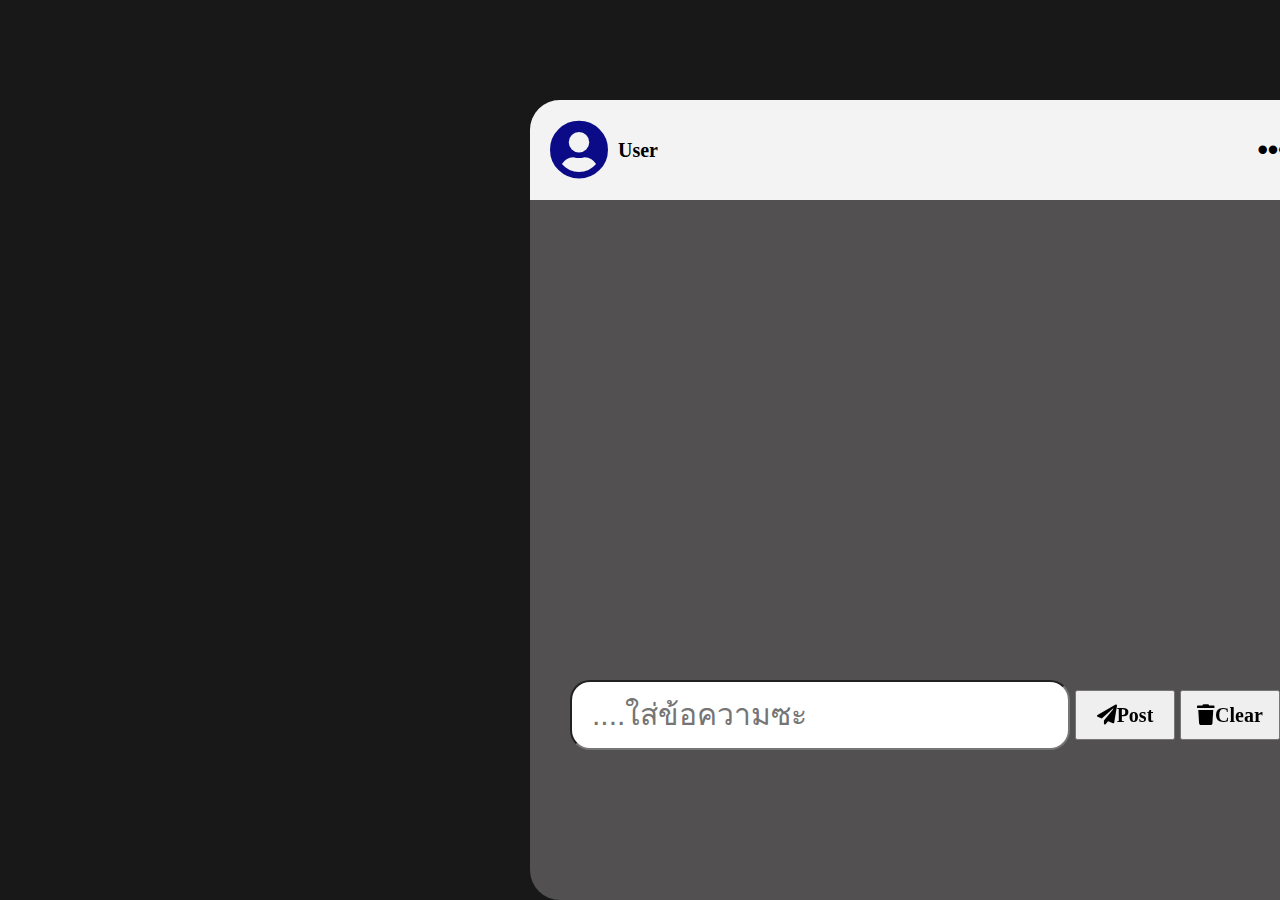
<file: assignment5/Assi5.html>
<!DOCTYPE html>
<html lang="en">
<head>
    <meta charset="UTF-8">
    <meta http-equiv="X-UA-Compatible" content="IE=edge">
    <meta name="viewport" content="width=device-width, initial-scale=1.0">
    <title>Post and Comment</title>
    <link rel="stylesheet" href="index.css">
    <link rel="stylesheet" href="https://cdnjs.cloudflare.com/ajax/libs/font-awesome/5.15.2/css/all.min.css">
</head>
<body>
    <div class="box-ass5">
        <div class="profile">
            <i class="fas fa-user-circle"></i>
            <h1>User</h1>
            <i class="fas fa-ellipsis-h"></i>
        </div>
        <div id="topic1"></div>
        <div id="comment1"></div>
        <div id="comment2"></div>
        <div class="footer">
            <input name="text1" id="text1" placeholder="....ใส่ข้อความซะ"></input> 
            <button type="button" id="post" onclick=""><i class="fas fa-paper-plane">Post</i></button>
            <button type="button" id="clear" onclick=""><i class="fas fa-trash">Clear</i></button>
        </div>
    </div>
    

    <script src="index.js"></script>


</body>
</html>
</file>
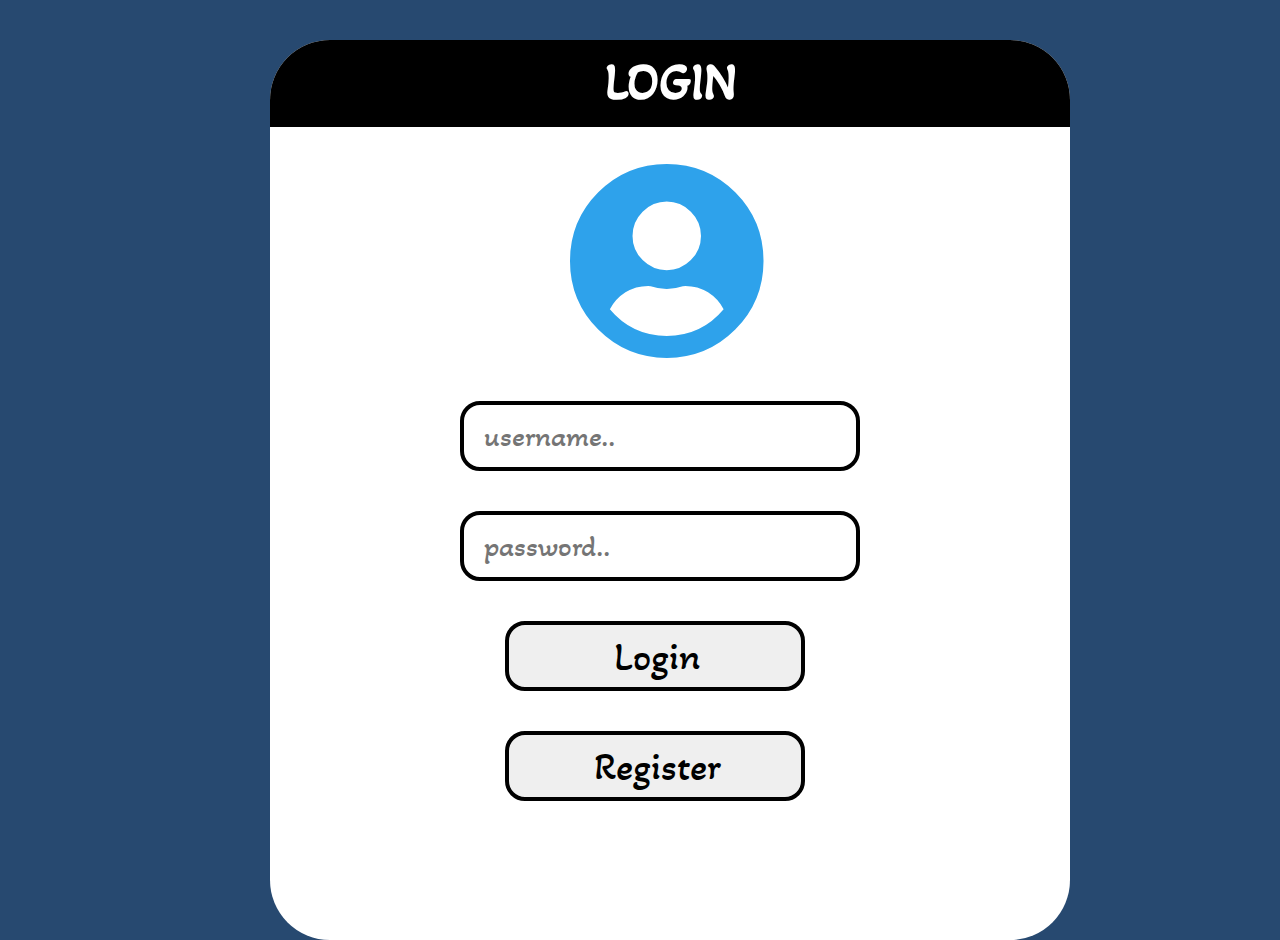
<file: assignment6/login.html>
<!DOCTYPE html>
<html lang="en">
<head>
    <meta charset="UTF-8">
    <meta http-equiv="X-UA-Compatible" content="IE=edge">
    <meta name="viewport" content="width=device-width, initial-scale=1.0">
    <title>Login page</title>
	<link rel="stylesheet" href="login.css">
	<link rel="stylesheet" href="https://cdnjs.cloudflare.com/ajax/libs/font-awesome/5.15.2/css/all.min.css">
</head>
<body>

	<div class="login-form">
		<h1>LOGIN</h1>
		<i class="fas fa-user-circle"></i>
		<div class="username">
			<input id="username" type="text" name="username" placeholder="username..">
		</div>
		<div class="password">
			<input id="password" type="password" name="password" required placeholder="password..">
		</div>

		<button id="Login" value="Login" ">Login</button>
		<br>
		<button id="Register" >Register</button>
	</div>
	

	<script src="login.js"></script>
    
</body>
</html>
</file>
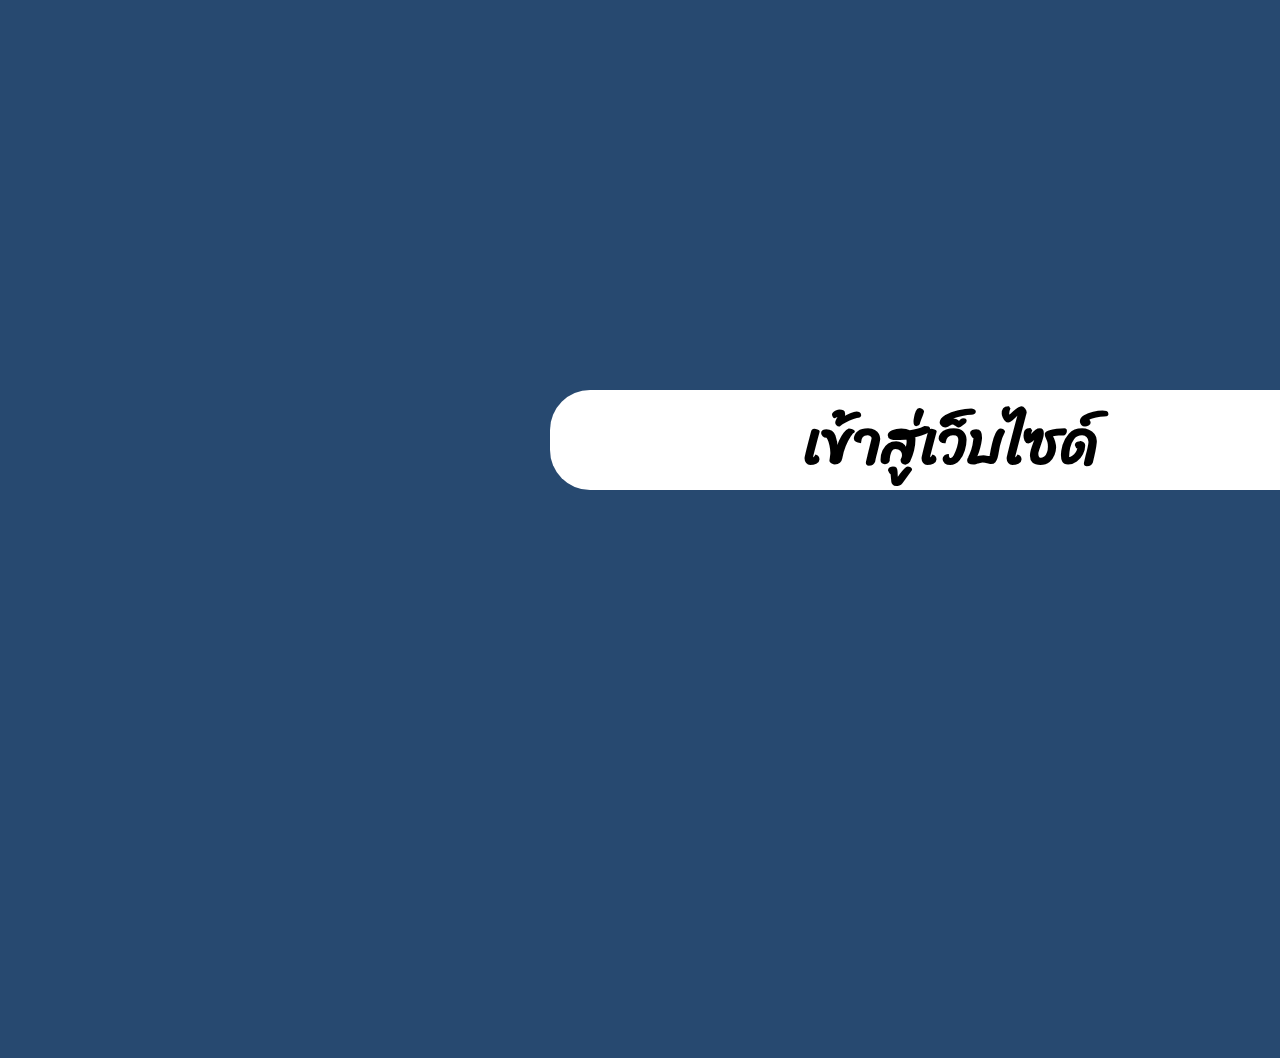
<file: assignment6/website.html>
<!DOCTYPE html>
<html lang="en">
<head>
    <meta charset="UTF-8">
    <meta http-equiv="X-UA-Compatible" content="IE=edge">
    <meta name="viewport" content="width=device-width, initial-scale=1.0">
    <title>Website</title>
    <link rel="stylesheet" href="website.css">
</head>
<body>

    <a href="login.html"><h1>เข้าสู่เว็บไซด์</h1></a>
    
</body>
</html>
</file>
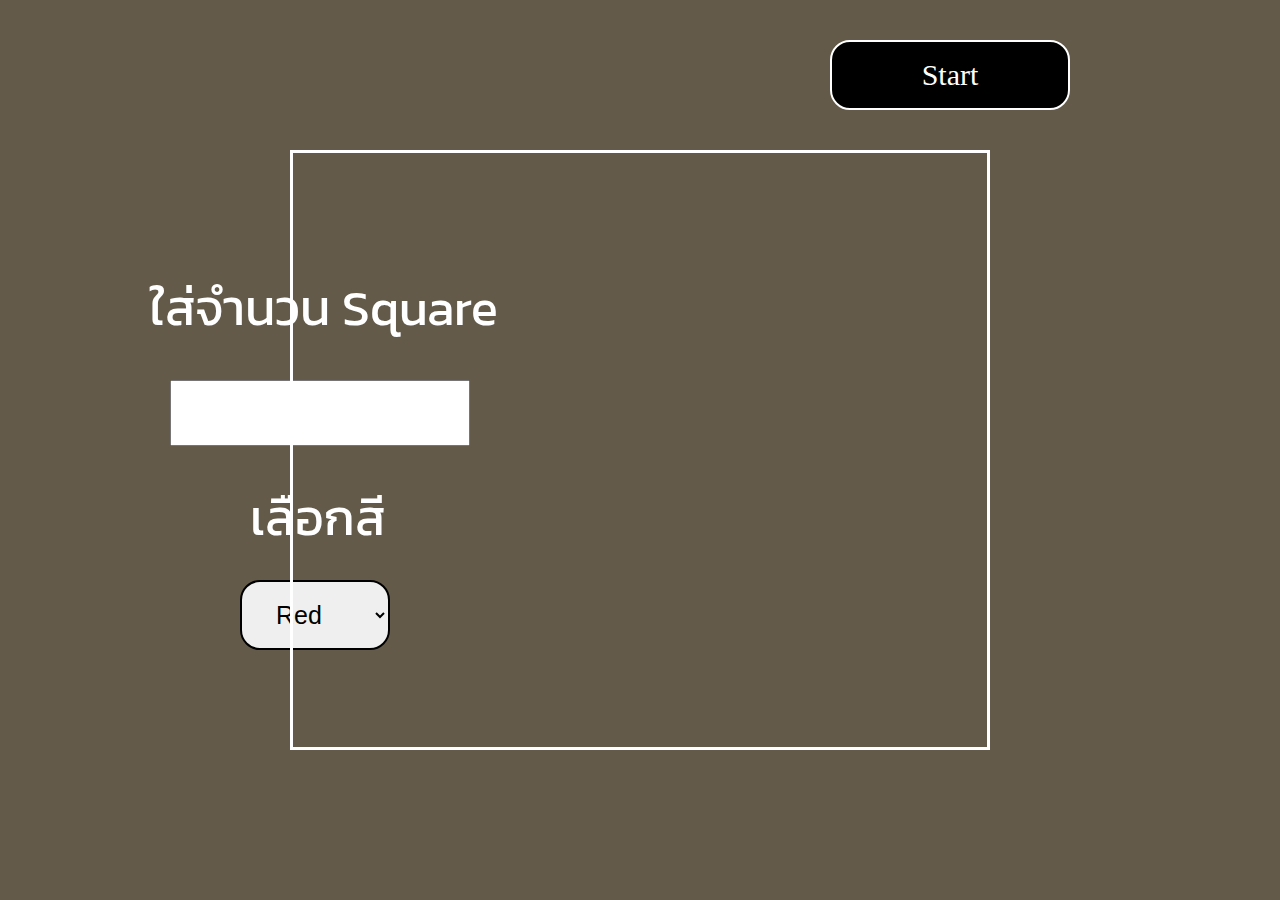
<file: assignment7/Square.html>
<!DOCTYPE html>
<html lang="en">
<head>
    <meta charset="UTF-8">
    <meta http-equiv="X-UA-Compatible" content="IE=edge">
    <meta name="viewport" content="width=device-width, initial-scale=1.0">
    <title>Square Game</title>
    <link rel="stylesheet" href="square.css">
</head>
<body>

    <p>ใส่จำนวน Square</p>
    <input type="text" name="numbox" id="numbox">
    <p>เลือกสี</p>
    <select name="color" id = "color">
        <option value="red">Red</option>
        <option value="blue">Blue</option>
        <option value="green">Green</option>
    </select>
    <button id="start">Start</button>
    <div id="timerClock">
        <p>Timer</p> 
        <div id="clock"></div>
    </div>

    
    <div id="game-container">
        <div id="game-layer"></div>
    </div>

    <div class="win">
        <h1>You win!!</h1>
    </div>

    <div class="lose">
        <h1>You lose!!</h1>
    </div>

    <script src="Square.js"></script>
    

</body>
</html>
</file>
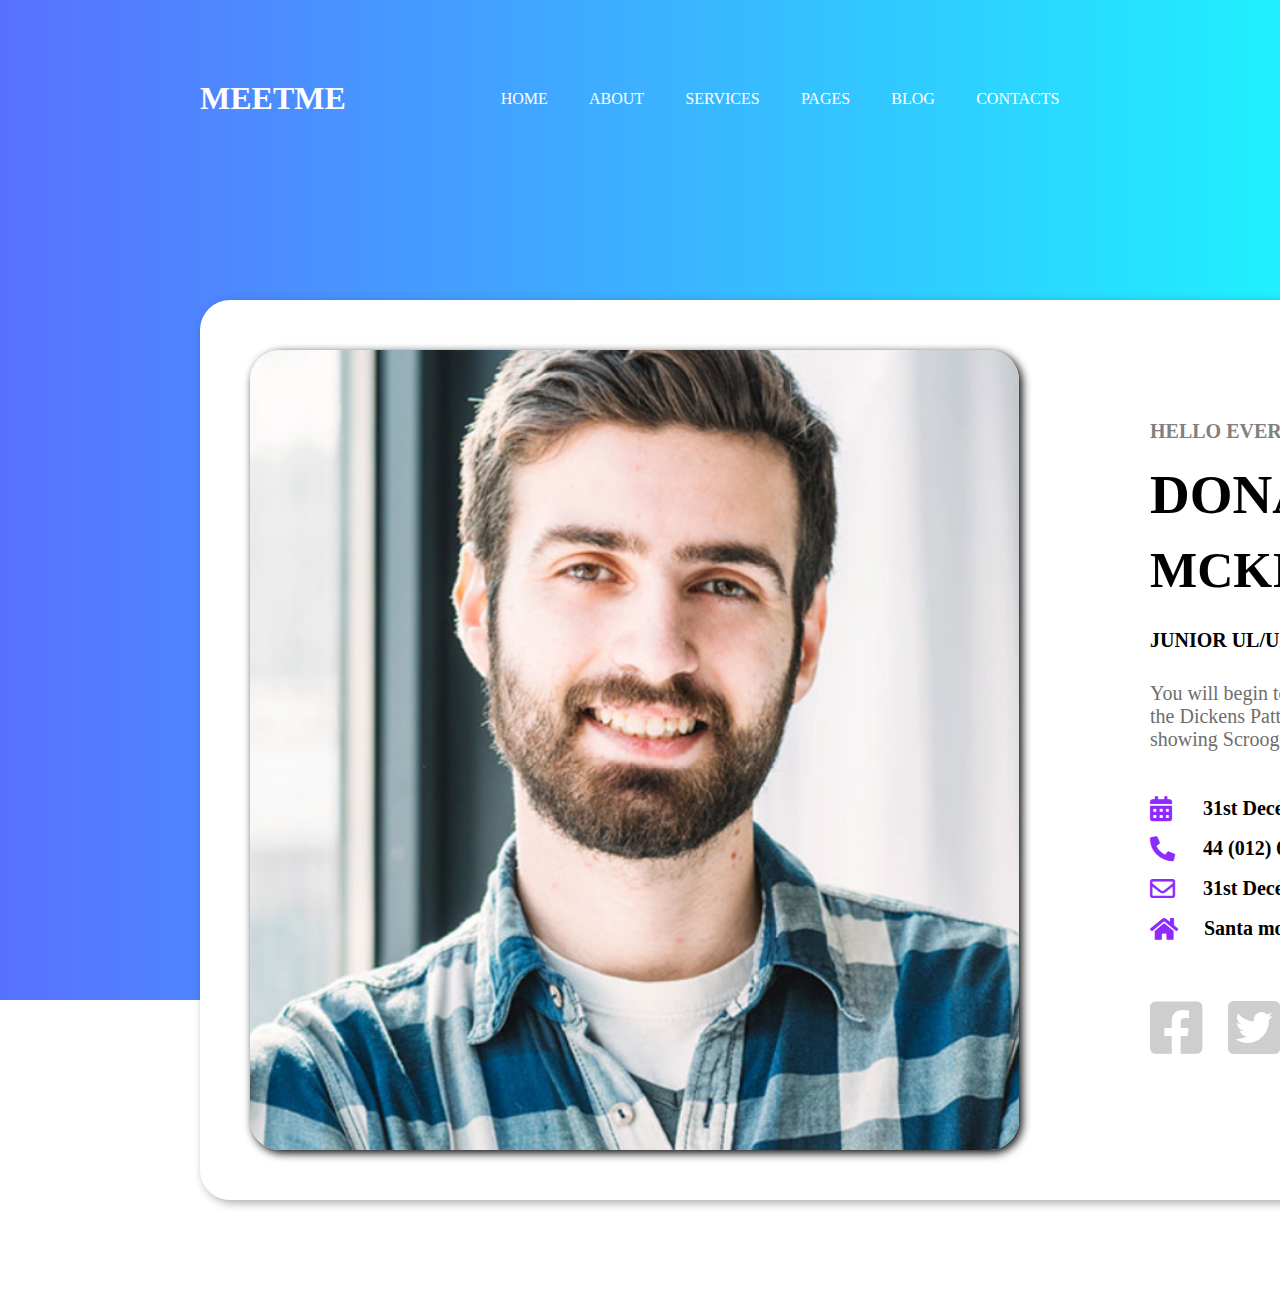
<file: Css/port2.html>
<!DOCTYPE html>
<html lang="en">
<head>
    <meta charset="UTF-8">
    <meta name="viewport" content="width=device-width, initial-scale=1.0">
    <title>Template Portfolio</title>
    <link rel="stylesheet" href="port2.css">
    <link rel="stylesheet" href="https://cdnjs.cloudflare.com/ajax/libs/font-awesome/5.15.2/css/all.min.css">
</head>
<body>
    <div class="bacall">
        <div class="container">
            <div class="bactop">
                <div class="logo">
                    <h1>MEETME</h1>
                </div>
                <nav>
                    <ul class="menu">
                        <li><a href="#">HOME</a></li>
                        <li><a href="#">ABOUT</a></li>
                        <li><a href="#">SERVICES</a></li>
                        <li><a href="#">PAGES</a></li>
                        <li><a href="#">BLOG</a></li>
                        <li><a href="#">CONTACTS</a></li>
                    </ul>
                </nav>
            </div>

            <div class="barfoot">
                <div class="profile">
                    <div class="picture">
                        <img src="img/donale.png" alt="">
                    </div>

                    <div class="contacts">
                        <h5>HELLO EVERYBODY, I AM</h5>
                        <h1>DONALD</h1>
                        <h1>MCKINNEY</h1>
                        <h5>JUNIOR UL/UX DEVELOPER</h5>
                        <blockquote>You will begin to realise why this exercise is 
                            called the Dickens Pattern (with reference to
                            the ghost showing Scrooge some different
                            futures)
                        </blockquote>

                        <div class="address">
                            <div class="calender"><i class="fas fa-calendar-alt"></i><h5>31st December, 1992</h5></div>
                            <div class="phone"><i class="fas fa-phone-alt"></i><h5>44 (012) 6954 783 </h5></div>
                            <div class="email"><i class="far fa-envelope"></i><h5>31st December, 1992</h5></div>
                            <div class="home"><i class="fas fa-home"></i><h5>Santa monica bullevard</h5></div>
                        </div>

                        <div class="logo">
                            <i class="fab fa-facebook-square"></i>
                            <i class="fab fa-twitter-square"></i>
                            <i class="fab fa-instagram-square"></i>
                        </div>
                    </div>
                </div>
            </div>
        </div>
    </div>

</body>
</html>
</file>
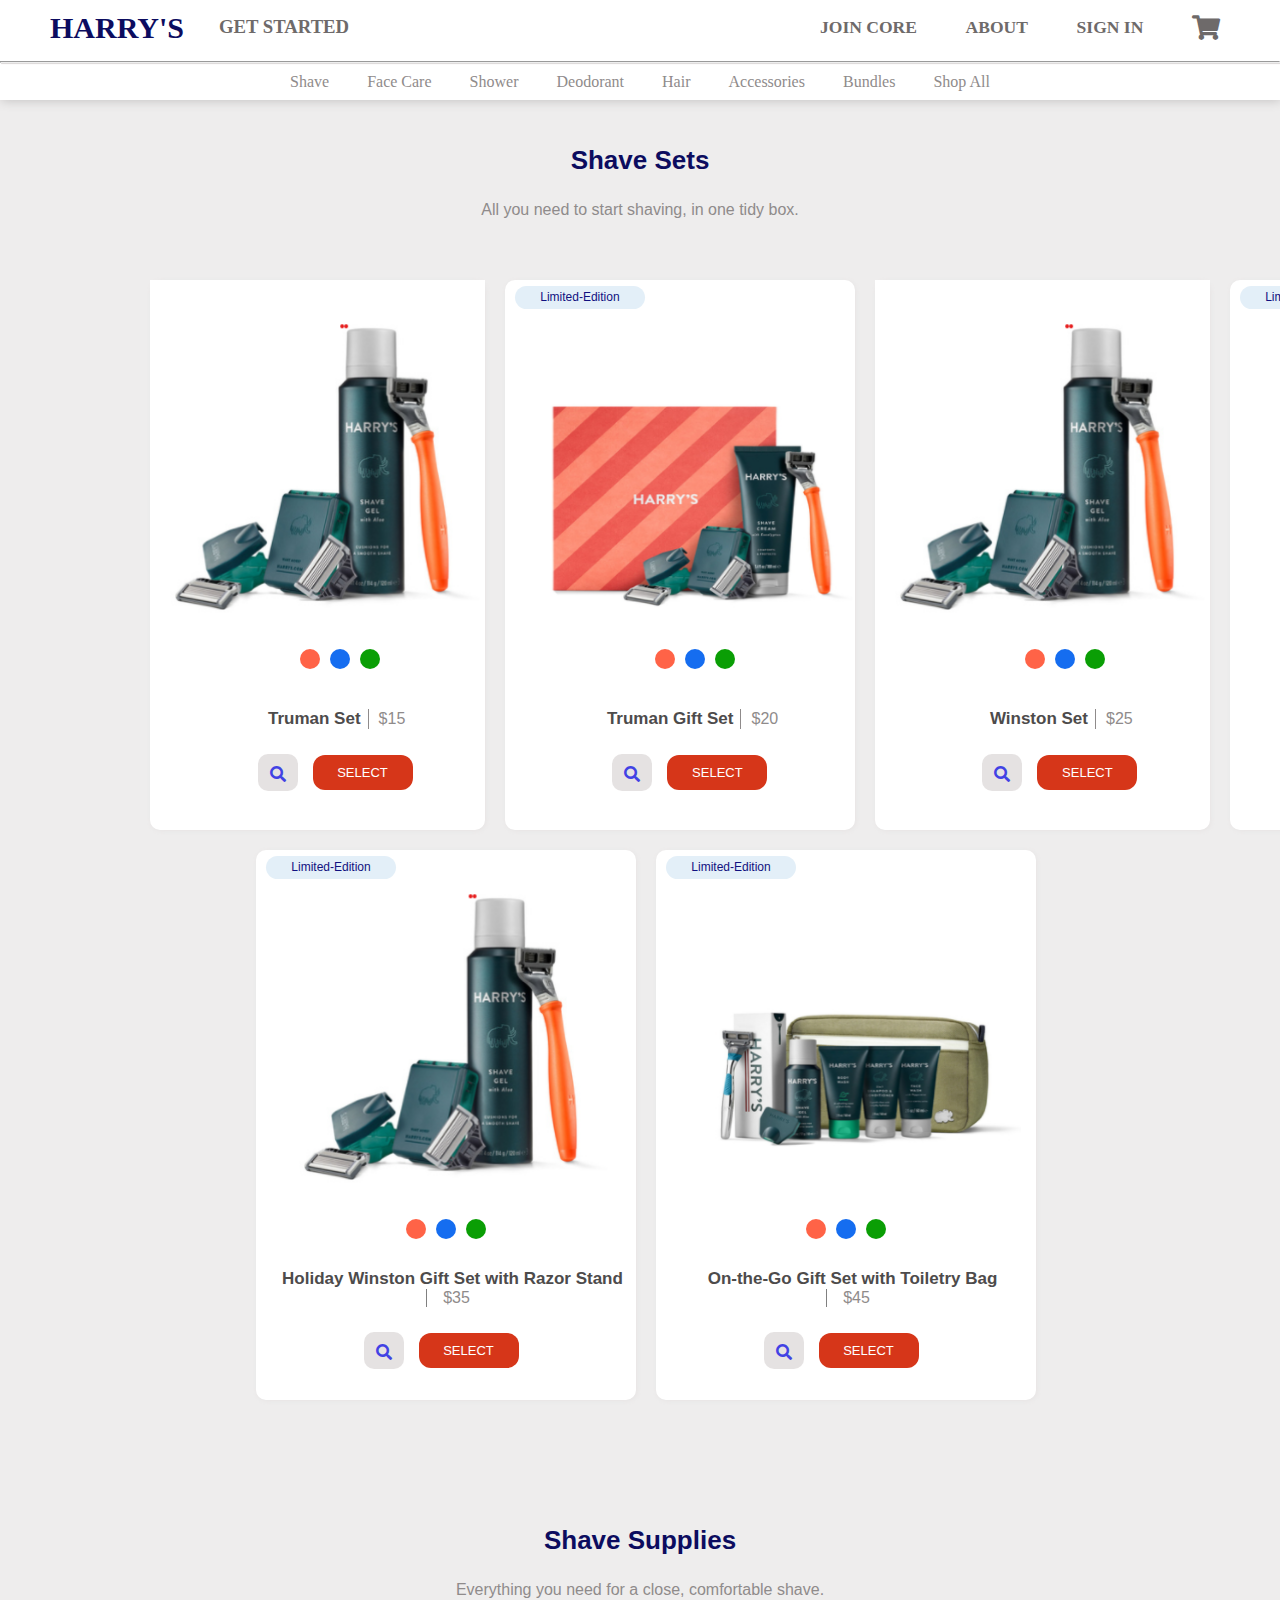
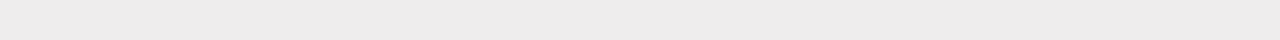
<file: Css/port3.html>
<!DOCTYPE html>
<html lang="en">
<head>
    <meta charset="UTF-8">
    <meta name="viewport" content="width=device-width, initial-scale=1.0">
    <link rel="stylesheet" href="port3.css">
    <link rel="stylesheet" href="https://cdnjs.cloudflare.com/ajax/libs/font-awesome/5.15.2/css/all.min.css">
    <title>Shopping wep</title>
</head>
<body>
    <div class="topbar">
        <div class="container">
            <nav>
                <div class="logo">
                    <a href="#"><h2>HARRY'S</h2></a>
                    <a href="#"><h3>GET STARTED</h3></a>
                </div>

                <div class="navbar">
                    <a href="#"><h3>JOIN CORE</h3></a>
                    <a href="#"><h3>ABOUT</h3></a>
                    <a href="#"><h3>SIGN IN</h3></a>
                    <a href="#"><i class="fas fa-shopping-cart"></i></a>
                </div>
            </nav>
            <hr>
          
            <div class="navmenu">
                <ul>
                    <li><a href="#">Shave</a></li>
                    <li><a href="#">Face Care</a></li>
                    <li><a href="#">Shower</a></li>
                    <li><a href="#">Deodorant</a></li>
                    <li><a href="#">Hair</a></li>
                    <li><a href="#">Accessories</a></li>
                    <li><a href="#">Bundles</a></li>
                    <li><a href="#">Shop All</a></li>
                </ul>
            </div>
        </div>
    </div>

    <div class="Shave">
        <h1>Shave Sets</h1>
        <p>All you need to start shaving, in one tidy box. </p>
    </div>

    <div class="store">
        <div class="box1">
            <img src="img/Store1.png" alt="">
            <div class="circle-box">
                <div class="cir1"></div>
                <div class="cir2"></div>
                <div class="cir3"></div>
            </div>
            <div class="name-store">
                <h1>Truman Set</h1>
                <p>$15</p>
            </div>
            <div class="confirm">
                <div class="search-store">
                    <i class="fas fa-search"></i>
                </div>
                <div class="button">
                    <p>SELECT</p>
                </div>
            </div>
        </div>

        <div class="box2">
            <div class="edition">
                <p>Limited-Edition</p>
            </div>
            <img src="img/Store2.png" alt="">
            <div class="circle-box">
                <div class="cir1"></div>
                <div class="cir2"></div>
                <div class="cir3"></div>
            </div>
            <div class="name-store">
                <h1>Truman Gift Set</h1>
                <p>$20</p>
            </div>
            <div class="confirm">
                <div class="search-store">
                    <i class="fas fa-search"></i>
                </div>
                <div class="button">
                    <p>SELECT</p>
                </div>
            </div>
        </div>

        <div class="box1">
            <img src="img/Store1.png" alt="">
            <div class="circle-box">
                <div class="cir1"></div>
                <div class="cir2"></div>
                <div class="cir3"></div>
            </div>
            <div class="name-store">
                <h1>Winston Set</h1>
                <p>$25</p>
            </div>
            <div class="confirm">
                <div class="search-store">
                    <i class="fas fa-search"></i>
                </div>
                <div class="button">
                    <p>SELECT</p>
                </div>
            </div>
        </div>

        <div class="box2">
            <div class="edition">
                <p>Limited-Edition</p>
            </div>
            <img src="img/Store2.png" alt="">
            <div class="circle-box">
                <div class="cir1"></div>
                <div class="cir2"></div>
                <div class="cir3"></div>
            </div>
            <div class="name-store">
                <h1>Holiday Winston Gift Set</h1>
                <p>$25</p>
            </div>
            <div class="confirm">
                <div class="search-store">
                    <i class="fas fa-search"></i>
                </div>
                <div class="button">
                    <p>SELECT</p>
                </div>
            </div>
        </div>
    </div>

    <div class="under-store">
         <div class="box1">
            <div class="edition">
                <p>Limited-Edition</p>
            </div>
            <img src="img/Store1.png" alt="">
            <div class="circle-box">
                <div class="cir1"></div>
                <div class="cir2"></div>
                <div class="cir3"></div>
            </div>
            <div class="name-store">
                <h1>Holiday Winston Gift Set with Razor Stand</h1>
                <p>$35</p>
            </div>
            <div class="confirm">
                <div class="search-store">
                    <i class="fas fa-search"></i>
                </div>
                <div class="button">
                    <p>SELECT</p>
                </div>
            </div>
        </div>

        <div class="box2">
            <div class="edition">
                <p>Limited-Edition</p>
            </div>
            <img src="img/Store3.png" alt="">
            <div class="circle-box">
                <div class="cir1"></div>
                <div class="cir2"></div>
                <div class="cir3"></div>
            </div>
            <div class="name-store">
                <h1>On-the-Go Gift Set with Toiletry Bag</h1>
                <p>$45</p>
            </div>
            <div class="confirm">
                <div class="search-store">
                    <i class="fas fa-search"></i>
                </div>
                <div class="button">
                    <p>SELECT</p>
                </div>
            </div>
        </div>
    </div>

    <div class="Shave-Supplies">
        <h1>Shave Supplies</h1>
        <p>Everything you need for a close, comfortable shave. </p>
    </div>
</body>
</html>
</file>
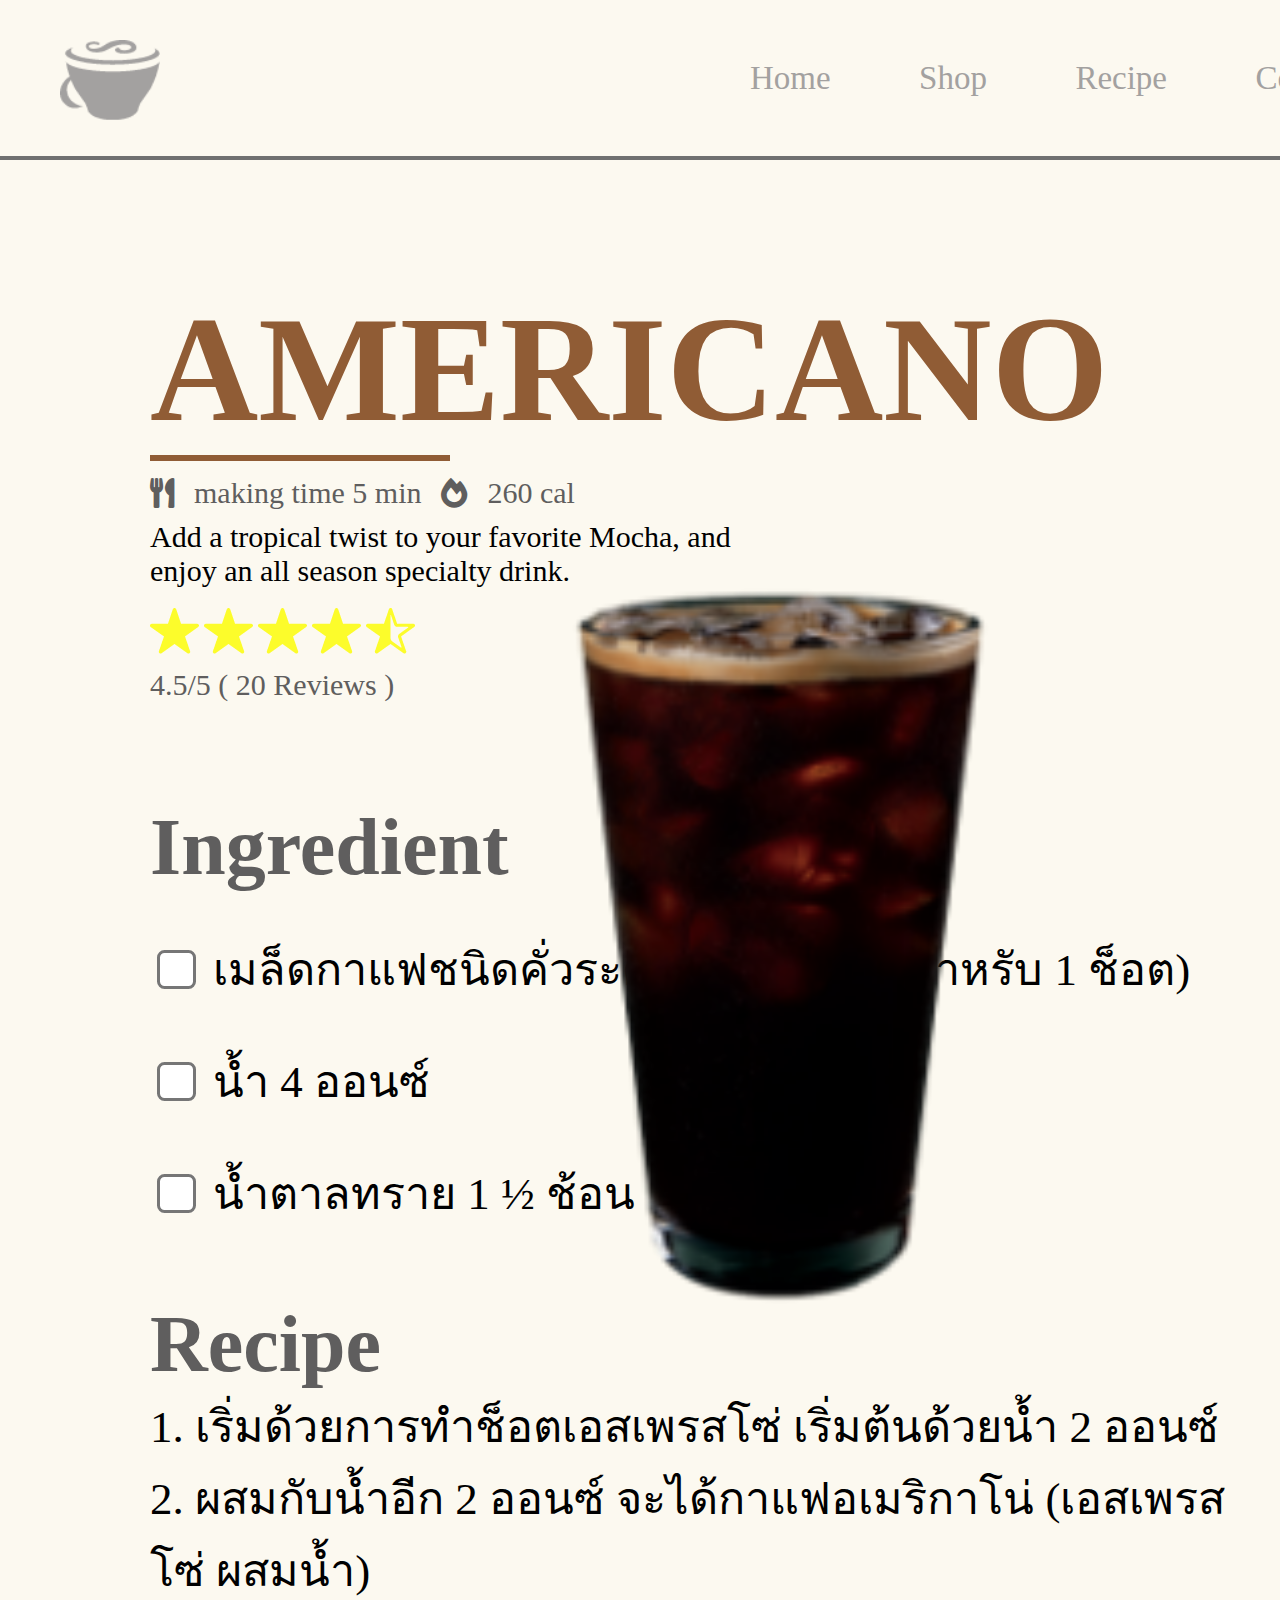
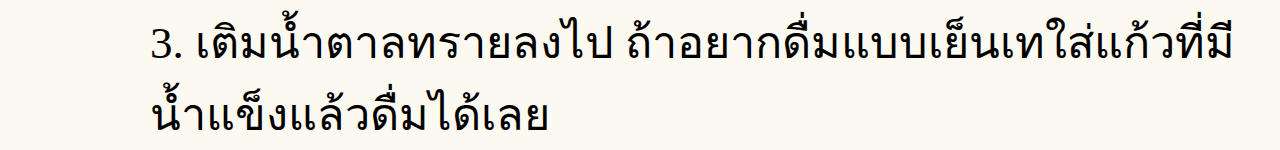
<file: Css/Project_coffee/Americano_page.html>
<!DOCTYPE html>
<html lang="en">
<head>
    <meta charset="UTF-8">
    <meta http-equiv="X-UA-Compatible" content="IE=edge">
    <meta name="viewport" content="width=device-width, initial-scale=1.0">
    <title>Americano page</title>
    <link rel="stylesheet" href="Project.css">
    <link rel="stylesheet" href="https://cdnjs.cloudflare.com/ajax/libs/font-awesome/5.15.2/css/all.min.css">
</head>
<body>
    
    <header>
        <div class="container-menubar">
            <nav class="menubar">
                <ul>
                    <li><a href="Home_page.html">Home</a></li>
                    <li><a href="Shop_page.html">Shop</a></li>
                    <li><a href="Coffee_page.html">Recipe</a></li>
                    <li>Contact</li>
                    <li><i class="fas fa-shopping-basket"></i></li>
                    <li>
                        <div class="search">
                            <i class="fas fa-search"></i>
                            <input type="text">
                        </div>
                    </li>
                </ul>
                <hr>
            </nav>
            <div class="logo">
                <img src="img/Icon simple-coffeescript.png" alt="">
            </div>
        </div>
    </header>

    <main>
        <div class="Americano">
            <img class="Americapic" src="img/Americano real.png" alt="">
            <div class="detail-Americano">
                <h1>AMERICANO</h1>
                <hr>
                <div class="time-cal">
                    <i class="fas fa-utensils"></i>
                    <p>making time 5 min</p>
                    <i class="fas fa-fire-alt"></i>
                    <p>260 cal</p>
                </div>
                <blockquote>Add a tropical twist to your favorite Mocha, and <br>
                    enjoy an all season specialty drink.
                </blockquote>
                <img src="img/Group 6.png" alt="">
                <p>4.5/5 ( 20 Reviews )</p>
            </div>
            
            <div class="Ingredient-Americano">
                <h2>Ingredient</h2>
                <div class="check-recipe">
                    <div class="box-1">
                        <input type="checkbox">
                        <p>เมล็ดกาแฟชนิดคั่วระดับเข้ม 8 กรัม (สำหรับ 1 ช็อต)</p>
                    </div>
                    <div class="box-2">
                        <input type="checkbox">
                        <p>น้ำ 4 ออนซ์</p>
                    </div>
                    <div class="box-3">
                        <input type="checkbox">
                        <p>น้ำตาลทราย 1 ½ ช้อน</p>
                    </div>
                </div>
            </div>
            
            <div class="recipe-Americano">
                <h3>Recipe</h3>
                <p>1. เริ่มด้วยการทำช็อตเอสเพรสโซ่ เริ่มต้นด้วยน้ำ 2 ออนซ์</p>
                <p>2. ผสมกับน้ำอีก 2 ออนซ์ จะได้กาแฟอเมริกาโน่ (เอสเพรสโซ่ ผสมน้ำ)</p>
                <p>3. เติมน้ำตาลทรายลงไป ถ้าอยากดื่มแบบเย็นเทใส่แก้วที่มีน้ำแข็งแล้วดื่มได้เลย</p>
            </div>
        </div>
    </main>

</body>
</html>
</file>
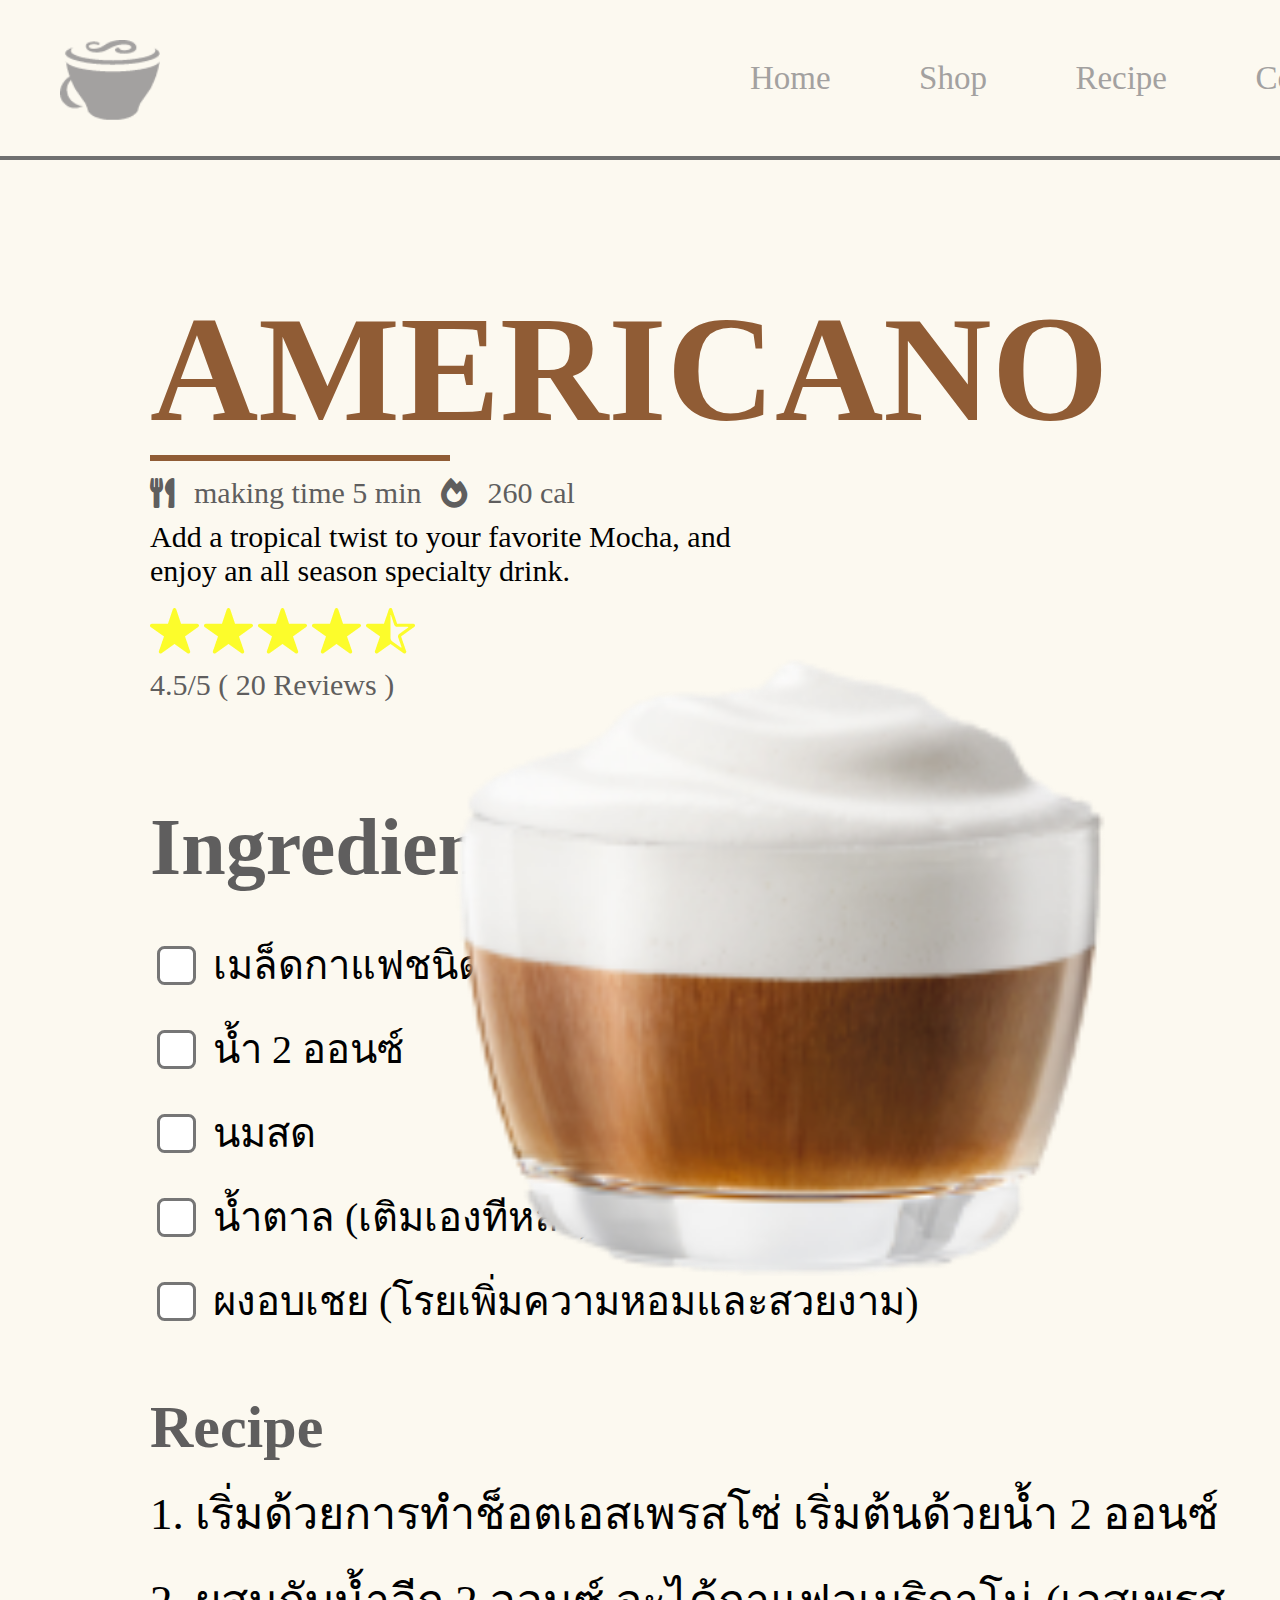
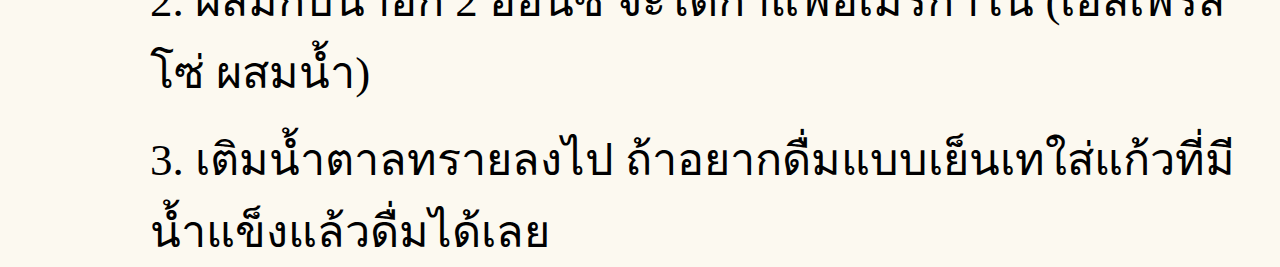
<file: Css/Project_coffee/Cappuccino_page.html>
<!DOCTYPE html>
<html lang="en">
<head>
    <meta charset="UTF-8">
    <meta http-equiv="X-UA-Compatible" content="IE=edge">
    <meta name="viewport" content="width=device-width, initial-scale=1.0">
    <title>Cappuccino page</title>
    <link rel="stylesheet" href="Project.css">
    <link rel="stylesheet" href="https://cdnjs.cloudflare.com/ajax/libs/font-awesome/5.15.2/css/all.min.css">
</head>
<body>
    
    <header>
        <div class="container-menubar">
            <nav class="menubar">
                <ul>
                    <li><a href="Home_page.html">Home</a></li>
                    <li><a href="Shop_page.html">Shop</a></li>
                    <li><a href="Coffee_page.html">Recipe</a></li>
                    <li>Contact</li>
                    <li><i class="fas fa-shopping-basket"></i></li>
                    <li>
                        <div class="search">
                            <i class="fas fa-search"></i>
                            <input type="text">
                        </div>
                    </li>
                </ul>
                <hr>
            </nav>
            <div class="logo">
                <img src="img/Icon simple-coffeescript.png" alt="">
            </div>
        </div>
    </header>

    <main>
        <div class="Cappuccino">
            <img class="Cappuccinopic" src="img/cappuccino real.png" alt="">
            <div class="detail-Cappuccino">
                <h1>AMERICANO</h1>
                <hr>
                <div class="time-cal">
                    <i class="fas fa-utensils"></i>
                    <p>making time 5 min</p>
                    <i class="fas fa-fire-alt"></i>
                    <p>260 cal</p>
                </div>
                <blockquote>Add a tropical twist to your favorite Mocha, and <br>
                    enjoy an all season specialty drink.
                </blockquote>
                <img src="img/Group 6.png" alt="">
                <p>4.5/5 ( 20 Reviews )</p>
            </div>
            
            <div class="Ingredient-Cappuccino">
                <h2>Ingredient</h2>
                <div class="check-recipe">
                    <div class="box-1">
                        <input type="checkbox">
                        <p>เมล็ดกาแฟชนิดคั่วระดับเข้ม 8 กรัม (สำหรับ 1 ช็อต)</p>
                    </div>
                    <div class="box-2">
                        <input type="checkbox">
                        <p>น้ำ 2 ออนซ์</p>
                    </div>
                    <div class="box-3">
                        <input type="checkbox">
                        <p>นมสด</p>
                    </div>
                    <div class="box-4">
                        <input type="checkbox">
                        <p>น้ำตาล (เติมเองทีหลัง)</p>
                    </div>
                    <div class="box-5">
                        <input type="checkbox">
                        <p>ผงอบเชย (โรยเพิ่มความหอมและสวยงาม)</p>
                    </div>
                </div>
            </div>
            
            <div class="recipe-Cappuccino">
                <h3>Recipe</h3>
                <p>1. เริ่มด้วยการทำช็อตเอสเพรสโซ่ เริ่มต้นด้วยน้ำ 2 ออนซ์</p>
                <p>2. ผสมกับน้ำอีก 2 ออนซ์ จะได้กาแฟอเมริกาโน่ (เอสเพรสโซ่ ผสมน้ำ)</p>
                <p>3. เติมน้ำตาลทรายลงไป ถ้าอยากดื่มแบบเย็นเทใส่แก้วที่มีน้ำแข็งแล้วดื่มได้เลย</p>
            </div>
        </div>
    </main>

</body>
</html>
</file>
<file: assignment5/index.css>
@import url('https://fonts.googleapis.com/css2?family=Montserrat:wght@400;500&display=swap');

* {
    margin: 0;
    padding: 0;
    box-sizing: border-box;
}

body {
    background: rgb(24, 24, 24);
}

.box-ass5 {
    background: rgb(82, 80, 80);
    margin-top: 100px;
    margin-left: 530px;
    width: 800px;
    height: 800px;
    border-radius: 30px;
    overflow: hidden;
    position: relative;
}

.box-ass5 .profile {
    display: flex;
    align-items: center;
    height: 100px;
    background-color: rgb(243, 243, 243);
}

.profile i:first-child {
    font-size: 60px;
    padding-left: 20px;
    color: rgb(11, 11, 136);
}

.profile h1 {
    font-size: 20px;
    padding-left: 10px;
    font-family: Lucida Handwriting;
}

.profile i:nth-child(3) {
    font-size: 30px;
    padding-left: 600px;
}

.profile i:nth-child(3):hover {
    color: rgb(100, 73, 255);
    transition: 0.5s;
    cursor: pointer;
}

.box-ass5 #topic1 {
    height: 200px;
    width: 760px;
    margin: 20px;
    background-color: rgb(161, 157, 157);
    font-size: 80px;
    border-radius: 20px;
    text-align: center;
    padding-top: 50px;
    color: white;
    text-shadow: 1px 1px 5px black;
    font-family: Lucida HandwritingT;
    display: none;
}

.box-ass5 #comment1 {
    height: 130px;
    background-color: rgb(160, 190, 214);
    width: 680px;
    margin-left: 60px;
    border-radius: 30px;
    margin-top: 20px;
    font-size: 25px;
    padding-top: 50px;
    padding-left: 20px;
    color: white;
    text-shadow: 1px 1px 5px black;
    font-family: Lucida Handwriting;
    display: none;
}

.box-ass5 #comment2 {
    height: 130px;
    background-color: rgb(160, 190, 214);
    width: 680px;
    margin-left: 60px;
    border-radius: 30px;
    margin-top: 20px;
    font-size: 25px;
    padding-top: 50px;
    padding-left: 20px;
    color: white;
    text-shadow: 1px 1px 5px black;
    font-family: Lucida Handwriting;
    display: none;
}

.footer {
    bottom: 150px;
    position: fixed;
    display: flex;
    align-items: center;
}

.box-ass5 #text1 {
    margin-top: 20px;
    width: 500px;
    margin-left: 40px;
    height: 70px;
    border-radius: 20px;
    outline: none;
    padding-left: 20px;
    font-size: 30px;
}

.box-ass5 #text1:hover {
    height: 80px;
    width: 520px;
    transition: 0.7s;
}

.box-ass5 #post {
    width: 100px;
    height: 50px;
    margin-top: 20px;
    margin-left: 5px;
}

.box-ass5 #post i{
    font-size: 20px;
}

.box-ass5 #clear {
    width: 100px;
    height: 50px;
    margin-top: 20px;
    margin-left: 5px;
}

.box-ass5 #clear i{
    font-size: 20px;
}
</file>
<file: assignment6/login.css>
@import url('https://fonts.googleapis.com/css2?family=Akaya+Telivigala&display=swap');

* {
    box-sizing: border-box;
}

body {
    margin: 200px auto;
    width: 500px;
    height: 658px;
    background: rgb(39, 73, 112);
}

.login-form {
    background-color: #fff;
    width: 800px;
    height: 900px;
    margin-top: -160px;
    margin-left: -120px;
    border-radius: 60px;
    overflow: hidden;
}

.login-form h1{
    font-size: 50px;
    font-family: 'Akaya Telivigala', cursive;
    background-color: black;
    color: white;
    height: 100px;
    text-align: center;   
    padding-top: 25px;
    margin-top: -13px;
}

.login-form i {
    font-size: 200px;
    margin-left: 300px;
    color: rgb(46, 162, 235);
}

.username {
    display: flex;
    width: 100%;
    align-items: center;
    font-family: 'Akaya Telivigala', cursive;
    font-size: 25px;
}

.username #username {
    margin-top: 40px;
    margin-left: 190px;
    width: 400px;
    height: 70px;
    border: 4px solid rgb(0, 0, 0);
    border-radius: 20px;
    font-size: 30px;
    font-family: 'Akaya Telivigala', cursive;
    padding-left: 20px;
    outline: none;
}

.password {
    display: flex;
    width: 100%;
    align-items: center;
    font-family: 'Akaya Telivigala', cursive;
    font-size: 25px;
}

.password #password {
    margin-top: 40px;
    margin-left: 190px;
    width: 400px;
    height: 70px;
    border: 4px solid rgb(0, 0, 0);
    border-radius: 20px;
    font-size: 30px;
    font-family: 'Akaya Telivigala', cursive;
    padding-left: 20px;
    outline: none;
}

#Login {
    margin-top: 40px;
    margin-left: 235px;
    width: 300px;
    height: 70px;
    border: 4px solid rgb(0, 0, 0);
    border-radius: 20px;
    font-size: 40px;
    font-family: 'Akaya Telivigala', cursive;
    padding-left: 10px;
    outline: none;
}

#Login:hover {
    border: none;
    cursor: pointer;
    background-color: steelblue;
    color: white;
    transition: 0.7s;
}

#Register {
    margin-top: 40px;
    margin-left: 235px;
    width: 300px;
    height: 70px;
    border: 4px solid rgb(0, 0, 0);
    border-radius: 20px;
    font-size: 40px;
    font-family: 'Akaya Telivigala', cursive;
    padding-left: 10px;
    outline: none;
}

#Register:hover {
    border: none;
    cursor: pointer;
    background-color: rgb(121, 70, 180);
    color: white;
    transition: 0.7s;
}
</file>
<file: assignment6/website.css>
@import url('https://fonts.googleapis.com/css2?family=Sriracha&display=swap');

* {
    box-sizing: border-box;
}

body {
    margin: 200px auto;
    width: 500px;
    height: 658px;
    background: rgb(39, 73, 112);
}

a {
    text-decoration: none;
    color: black;
}

h1 {
    background-color: rgb(255, 255, 255);
    text-align: center;
    width: 800px;
    height: 100px;
    font-family: 'Sriracha', cursive;
    font-size: 60px;
    position: absolute;
    top: 350px;
    left: 550px;
    border-radius: 40px;
}

h1:hover {
    background-color: black;
    transition: 0.7s;
    color: #fff;
    cursor: pointer;
}
</file>
<file: assignment7/square.css>
@import url('https://fonts.googleapis.com/css2?family=Kanit&display=swap');

* {
    box-sizing: border-box;
}

body {
    background: rgb(99, 90, 73);
}

#game-container {
	margin-top: 150px;
    display: flex;
    justify-content: space-around;
}

#game-layer {
    position: relative;
    width: 700px;
    height: 600px;
    border: 3px solid rgb(255, 255, 255);
}

.square {
    position: absolute;
    width: 50px;
    height: 50px;
    border: 2px solid rgb(0, 0, 0);
    border-radius: 5px;
}

.red{
    background-color: red; 
}
.blue{
    background-color: blue; 
}

.green{
    background-color: green; 
}

p:first-child {
    position: absolute;
    top: 220px;
    left: 150px;
    font-size: 50px;
    font-family: 'Kanit', sans-serif;
    color: #fff;
}

#numbox {
    width: 300px;
    text-align: center;
    position: absolute;
    top: 380px;
    left: 170px;
    font-size: 40px;
    font-family: 'Kanit', sans-serif;
}

p:nth-child(3) {
    position: absolute;
    top: 430px;
    left: 250px;
    font-size: 50px;
    font-family: 'Kanit', sans-serif;
    color: #fff;
}

select {
    position: absolute;
    top: 580px;
    left: 240px;
    width: 150px;
    height: 70px;
    padding-left: 30px;
    font-size: 25px;
    border: 2px solid black;
    border-radius: 20px;
    outline: none;
}

select option:first-child {
    color: red;
}

select option:nth-child(2) {
    color: blue;
}

select option:nth-child(3) {
    color: green;
}

button {
    position: absolute;
    top: 40px;
    left: 830px;
    width: 240px;
    height: 70px;
    font-size: 30px;
    font-family: fantasy;
    border-radius: 20px;
    border: none;
    color: white;
    background-color: black;
    border: 2px solid
}

button:hover {
    background: linear-gradient(90deg, rgba(255,0,0,1) 0%, rgba(39,0,255,1) 50%, rgba(0,255,25,1) 100%);
    transition: 0.5s;
    cursor: pointer;
}

#timerClock p {
    position: absolute;
    left: 1460px;
    top: 200px;
    font-size: 60px;
    font-family: Lucida Handwriting;
    color: #fff;
}

#clock {
    position: absolute;
    left: 1470px;
    top: 420px;
    font-size: 120px;
    font-family: Lucida Handwriting;
    color: #fff;
}

.win {
    font-size: 40px;
    position: absolute;
    top: 760px;
    left: 720px;
    font-family: Lucida Handwriting;
    color: rgb(252, 252, 252);
    display: none;
}

.lose {
    font-size: 40px;
    position: absolute;
    top: 760px;
    left: 720px;
    font-family: Lucida Handwriting;
    color: rgb(252, 252, 252);
    display: none;
}
</file>
<file: Css/port2.css>
* {
    margin: 0;
    padding: 0;
    box-sizing: border-box;
    
}

.container {
    height: 1300px;
}
.bacall {
    background: linear-gradient(90deg,rgb(88, 113, 255),rgb(31, 240, 255));
    height: 1000px;
    width: 100%;
    position: relative;
    width: 100%;
}

.bactop {
    display: flex;
    justify-content: space-between;
    align-items: center;
    padding-top: 80px;
    padding-left: 200px;
    padding-right: 200px;
}
.bactop .logo h1 {
    color: white;
}
.bactop .menu{
    list-style: none;
    display: flex;
    justify-content: space-around;
    width: 600px;
}

.menu a {
    text-shadow: black 20px;
    text-decoration: none;
    color: white;
}

.menu a:hover {
    border-bottom: 3px solid white;
}

.barfoot {
    overflow: hidden;
    top: 300px;
    left: 200px;
    width: 1450px;
    height: 900px;
    position: absolute;
    box-shadow: 3px 3px 10px rgba(0, 0, 0, 0.329);
    border-radius: 30px;
    background-color: white;
}

.barfoot .profile {
    display: flex;
    justify-content: space-between;
}

.profile .picture {
    height: 800px;
    
}
.profile img {
    border-radius: 30px;
    box-shadow: 3px 3px 10px black;
    height: 100%;
    margin-top: 50px;
    margin-left: 50px;
}
.profile .contacts {
    width: 500px;
    height: 800px;
}

.contacts h5:first-child {
    margin-top: 120px;
    font-size: 20px;
    color: grey;
}

.contacts h1:nth-child(2) {
    margin-top: 20px;
    font-size: 55px;
}

.contacts h1:nth-child(3) {
    margin-top: 15px;
    font-size: 50px;
}

.contacts h5:nth-child(4) {
    margin-top: 30px;
    font-size: 20px;
    color: black;
}

.contacts blockquote {
    margin-top: 30px;
    font-size: 20px;
    width: 430px;
    color: rgb(112, 109, 109);
}

.profile .address {
    margin-top: 45px;
    height: 200px;
}

.address .calender {
    display: flex;
    align-items: center;
}

.address .calender i{
    font-size: 25px;
    color: rgb(141, 43, 253);
}

.address .calender h5 {
    margin-left: 31px;
    font-size: 20px;
}

.address .phone {
    display: flex;
    align-items: center;
    margin-top: 15px;
}

.address .phone i{
    font-size: 25px;
    color: rgb(141, 43, 253);
}

.address .phone h5 {
    margin-left: 28px;
    font-size: 20px;
}

.address .email {
    display: flex;
    align-items: center;
    margin-top: 15px;
}

.address .email i{
    font-size: 25px;
    color: rgb(141, 43, 253);
}

.address .email h5 {
    margin-left: 28px;
    font-size: 20px;
}

.address .home {
    display: flex;
    align-items: center;
    margin-top: 15px;
}

.address .home i{
    font-size: 25px;
    color: rgb(141, 43, 253);
}

.address .home h5 {
    margin-left: 26px;
    font-size: 20px;
}

.contacts .logo{
    font-size: 60px;
}

.contacts .logo i {
    margin-right: 10px;
    color: rgb(206, 206, 206);
}

.contacts .logo i:hover:first-child {
    color: rgb(78, 78, 202);
    transition: 0.6s;
}

.contacts .logo i:hover:nth-child(2) {
    color: rgb(46, 200, 247);
}

.contacts .logo i:hover:nth-child(3) {
    background: linear-gradient(210deg,rgb(163, 3, 226),rgb(255, 169, 70));
    -webkit-background-clip: text;
    -webkit-text-fill-color: transparent;
}
</file>
<file: Css/port3.css>
* {
    margin: 0;
    padding: 0;
    box-sizing: border-box;
}

body {
    background: rgb(238, 237, 237);
}

.topbar {
    display: flex;
    flex-direction: column;
    width: 100%;
    height: 100px;
    background-color: white;
    box-shadow: 1px 1px 10px rgb(197, 195, 195);
}
.topbar nav {
    width: 100%;
    height: 50px;
    display: flex;
    align-items: center; 
    justify-content: space-between;
}

nav .logo {
    display: flex;
    align-items: center;
}

.logo a{
    text-decoration: none;
}

.logo h2 {
    margin-left: 50px;
    margin-top: 5px;
    font-size: 30px;
    color: rgb(12, 12, 95);
}

.logo h3 {
    margin-top: 3px;
    margin-left: 35px;
    color: rgb(110, 106, 106);
}

.logo a h3:hover {
    color: rgb(40, 62, 190);
}

nav .navbar {
    margin-top: 5px;
    font-size: 15px;
    display: flex;
    width: 400px;
    justify-content: space-between;
    align-items: center;
    margin-right: 60px;
}

nav .navbar a {
    text-decoration: none;
    color: rgb(110, 106, 106);
}

nav .navbar a:hover {
    color: rgb(40, 62, 190);
}

nav .navbar i {
    font-size: 25px;
}

.topbar hr {
    margin-top: 11px;
    box-shadow: 1px 1px 1px rgb(219, 216, 216);
}
/* bartop */
.topbar .navmenu {
    display: flex;
    justify-content: center;
    width: 100%;
    height: 50px;
}
.topbar .navmenu ul{
    display: flex;
    list-style: none;
    justify-content: space-between;
    width: 700px;
    height: 50px;
    margin-top: 10px;
}

.navmenu ul a {
    color: rgb(143, 139, 139);
    text-decoration: none;
    font-size: 16px;
}

.navmenu ul a:hover {
    color: rgb(40, 62, 190);
    border-bottom: 3px  solid rgb(40, 62, 190);
}

.Shave {
    height: 160px;
    width: 100%;
    text-align: center;
}

.Shave h1 {
    font-size: 26px;
    padding-top: 45px;
    font-family: sans-serif;
    color: rgb(12, 12, 95);
}

.Shave p {
    padding-top: 25px;
    font-family: sans-serif;
    color: rgb(143, 139, 139);
}

.store {
    height: 550px;
    margin-top: 20px;
    width: 100%;
    display: flex;
}

.store .box1 {
    text-align: center;
    margin-left: 150px;
    background-color: white;
    height: 550px;
    width: 380px;
    border-radius: 10px;
    box-shadow: 1px 1px 5px rgb(231, 228, 228);
}

.store .box1:nth-child(3) {
    margin-left: 20px;
}

.store .box1:hover {
    box-shadow: 1px 1px 10px rgb(180, 178, 178);
    cursor: pointer;
}

.box1 img {
    height: 350px;
}

.box1 .circle-box {
    margin-top: 15px;
    margin-left: 140px;
    display: flex;
    justify-content: space-evenly;
    width: 100px;
}

.box1 .cir1 {
    background: tomato;
    border-radius: 50%;
    width: 20px;
    height: 20px;
}

.box1 .cir2 {
    background: rgb(21, 109, 240);
    border-radius: 50%;
    width: 20px;
    height: 20px;
}

.box1 .cir3 {
    background: rgb(10, 158, 5);
    border-radius: 50%;
    width: 20px;
    height: 20px;
}

.store .name-store {
    margin-left: 118px;
    margin-top: 40px;
    width: 140px;
    display: flex;
    align-items: center;
}

.name-store h1 {
    font-family: sans-serif;
    color: rgb(77, 75, 75);
    font-size: 17px;
    border-right: 1px solid rgb(143, 139, 139);
    padding-right: 7px;
}

.name-store p {
    font-family: sans-serif;
    color: rgb(143, 139, 139);
    padding-left: 10px;
}

.box1 .confirm {
    margin-top: 25px;
    margin-left: 100px;
    width: 170px;
    display: flex;
    align-items: center;
    justify-content: space-around;
}

.confirm .search-store {
    text-align: center;
    height: 37px;
    width: 40px;
    background-color: rgba(226, 223, 223, 0.911);
    border-radius: 10px;
}

.confirm .search-store i:hover {
    height: 37px;
    width: 40px;
    border-radius: 10px;
    background-color: rgb(37, 37, 173);
    color: white;
    cursor: pointer;
}

.confirm .search-store i {
    padding-top: 12px;
    color: rgb(66, 66, 228);
}

.confirm .button {
    height: 35px;
    width: 100px;
    background: rgb(214, 54, 25);
    border-radius: 12px;
}

.confirm .button:hover {
    background: rgb(104, 23, 8);
}

.confirm .button p {
    font-size: 13px;
    padding-top: 10px;
    color: white;
    font-family: sans-serif;
}

.store .box2 {
    text-align: center;
    margin-left: 20px;
    background-color: white;
    height: 550px;
    width: 380px;
    border-radius: 10px;
    box-shadow: 1px 1px 5px rgb(231, 228, 228);
    position: relative;
}

.store .box2:hover {
    box-shadow: 1px 1px 10px rgb(180, 178, 178);
    cursor: pointer;
}

.box2 .edition {
    margin-left: 10px;
    margin-top: 6px;
    padding-top: 4px;
    text-align: center;
    height: 23px;
    width: 130px;
    position: absolute;
    background-color: rgb(227, 239, 248);
    border-radius: 30px;
}

.under-store .box1 .edition {
    margin-left: 10px;
    margin-top: 6px;
    padding-top: 4px;
    text-align: center;
    height: 23px;
    width: 130px;
    position: absolute;
    background-color: rgb(227, 239, 248);
    border-radius: 30px;
}

.under-store .box1 .edition p {
    color: rgb(17, 17, 128);
    font-family: sans-serif;
    font-size: 12px;
}

.box2 .edition p {
    color: rgb(17, 17, 128);
    font-family: sans-serif;
    font-size: 12px;
}

.box2 img {
    margin-top: 60px;
    padding-left: 20px;
    width: 350px;
    height: 290px;
}

.box2 .circle-box {
    margin-top: 15px;
    margin-left: 140px;
    display: flex;
    justify-content: space-evenly;
    width: 100px;
}

.box2 .cir1 {
    background: tomato;
    border-radius: 50%;
    width: 20px;
    height: 20px;
}

.box2 .cir2 {
    background: rgb(21, 109, 240);
    border-radius: 50%;
    width: 20px;
    height: 20px;
}

.box2 .cir3 {
    background: rgb(10, 158, 5);
    border-radius: 50%;
    width: 20px;
    height: 20px;
}

.box2 .confirm {
    margin-top: 25px;
    margin-left: 100px;
    width: 170px;
    display: flex;
    align-items: center;
    justify-content: space-around;
}

.under-store {
    margin-left: -4px;
    margin-top: 20px;
    display: flex;
    justify-content: center;
    width: 100%;
    height: 550px;
}

.under-store .box1 {
    text-align: center;
    margin-left: 20px;
    background-color: white;
    height: 550px;
    width: 380px;
    border-radius: 10px;
    box-shadow: 1px 1px 5px rgb(231, 228, 228);
    position: relative;
}

.under-store .box1:hover {
    box-shadow: 1px 1px 10px rgb(180, 178, 178);
    cursor: pointer;
}

.under-store .box2 {
    text-align: center;
    margin-left: 20px;
    background-color: white;
    height: 550px;
    width: 380px;
    border-radius: 10px;
    box-shadow: 1px 1px 5px rgb(231, 228, 228);
    position: relative;
}

.under-store .box2:hover {
    box-shadow: 1px 1px 10px rgb(180, 178, 178);
    cursor: pointer;
}

.store .box2:nth-child(2) .name-store {
    margin-left: 102px;
    width: 200px;
}

.store .box1:nth-child(3) .name-store {
    margin-left: 115px;
    width: 200px;
}

.store .box2:nth-child(4) .name-store {
    margin-left: 70px;
    width: 400px;
}

.under-store .box1 .name-store {
    margin-top: 30px;
    width: 400px;
}

.under-store .box1 .name-store h1 {
    border: none;
}

.under-store .box1 .name-store p {
    width: 50px;
    margin-left: 170px;
    border-left: 1px solid grey;
}

.under-store .box2 .name-store {
    margin-top: 30px;
    width: 400px;
}

.under-store .box2 .name-store h1 {
    border: none;
}

.under-store .box2 .name-store p {
    width: 50px;
    margin-left: 170px;
    border-left: 1px solid grey;
}

.Shave-Supplies {
    margin-top: 80px;
    height: 160px;
    width: 100%;
    text-align: center;
}

.Shave-Supplies h1 {
    font-size: 26px;
    padding-top: 45px;
    font-family: sans-serif;
    color: rgb(12, 12, 95);
}

.Shave-Supplies p {
    padding-top: 25px;
    font-family: sans-serif;
    color: rgb(143, 139, 139);
}
</file>
<file: Css/Project_coffee/Project.css>
* {
    margin: 0;
    padding: 0;
    box-sizing: border-box;
}

body {
    background: #FCF9F0;
}
/* header */
.container-menubar {
    width: 100%;
    margin: 0 auto;
}
.menubar {
    height: 156px;
    width: 100%;
}

.menubar ul {
    display: flex;
    list-style: none;
    width: 1100px;
    height: 156px;
    align-items: center;
    justify-content: space-between;
    margin-left: 750px;
}

.menubar ul li {
    font-size: 33px;
    color: #A3A1A0;
}

.menubar ul li:hover {
    color: #FCD5CD;
    transition: 0.6s;
    cursor: pointer;
}

.menubar li a {
    text-decoration: none;
    color: #A3A1A0;
}

.menubar li a:hover {
    color: #FCD5CD;
    transition: 0.6s;
    cursor: pointer;
}

.menubar ul li:nth-child(5) i {
    font-size: 60px;
    margin-top: -8px;
}

.menubar ul li .search {
    background-color: #FFFFFF;
    border-radius: 30px;
    width: 247px;
    height: 51px;
}

.menubar ul li .search:hover {
    box-shadow: 1px 1px 5px gray;
    transition: 0.5s;
}

.search {
    display: flex;
    align-items: center;
}
.search i {
    font-size: 25px;
    padding: 0 15px;
}

.search input {
    font-size: 20px;
    width: 89%;
    outline: none;
    border: none;
}

hr {
    border: 2px solid #707070;
    width: 100%;
}

.logo img {
    position: absolute;
    top: 40px;
    left: 60px;
    width: 100px;
}
/* header */
/* coffee page */
.content {
    width: 100%;
    height: 1150px;
}

.container-content {
    margin: 0 auto;
    width: 80%;
}

.topic-sort {
    width: 100%;
    height: 320px;
    display: flex;
    align-items: center;
    justify-content: space-between;
}

.topic-sort .Recipe-coffee p {
    color: #A3A1A0;
    font-size: 23px;
}

.Recipe-coffee h1 {
    color: #905F37;
    font-size: 77px;
}

.Recipe-coffee h2 {
    color: #A3A1A0;
    font-size: 35px;
}

.topic-sort .sort-box {
    width: 290px;
    height: 72px;
    background-color: #FCD5CD;
    display: flex;
    align-items: center;
}

.sort-box p {
    color: #A3A1A0;
    font-size: 25px;
    padding-left: 40px;
    padding-right: 15px;
}

.sort-box i {
    color: #A3A1A0;
    font-size: 28px;
}

.content .coffee-menu {
    display: grid;
    grid-template-columns: 370px 370px 370px 370px;
    grid-template-rows: 355px 355px;
    column-gap: 40px;
    row-gap: 70px;
}

.coffee-menu .item-1 {
    grid-row: 1;
    grid-column: 1;
    background-color: #FFFFFF;
    width: 370px;
    height: 355px;
    border-radius: 60px;
    box-shadow: 1px 1px 7px #b8afaf;
}

.coffee-menu a {
    text-decoration: none;
}

.item-1 img {
    margin-top: 40px;
    margin-left: 45px;
}

.item-1 p {
    color: #707070;
    font-size: 23px;
    margin-left: 28px;
    margin-top: -30px;
    text-decoration: none;
}

.item-1 h4 {
    color: #707070;
    font-size: 40px;
    margin-left: 28px;
}

.coffee-menu .item-2 {
    grid-row: 1;
    grid-column: 2;
    background-color: #FFFFFF;
    width: 370px;
    height: 355px;
    border-radius: 60px;
    box-shadow: 1px 1px 7px #b8afaf;
}

.item-2 img {
    margin-top: 70px;
    margin-left: 65px;
}

.item-2 p {
    color: #707070;
    font-size: 23px;
    margin-left: 28px;
    margin-top: -20px;
}

.item-2 h4 {
    color: #707070;
    font-size: 40px;
    margin-left: 28px;
}

.coffee-menu .item-3 {
    grid-row: 1;
    grid-column: 3;
    background-color: #FFFFFF;
    width: 370px;
    height: 355px;
    border-radius: 60px;
    box-shadow: 1px 1px 7px #b8afaf;
}

.item-3 img {
    margin-top: 55px;
    margin-left: 40px;
}

.item-3 p {
    color: #707070;
    font-size: 23px;
    margin-left: 28px;
    margin-top: -45px;
}

.item-3 h4 {
    color: #707070;
    font-size: 40px;
    margin-left: 28px;
}

.coffee-menu .item-4 {
    grid-row: 1;
    grid-column: 4;
    background-color: #FFFFFF;
    width: 370px;
    height: 355px;
    border-radius: 60px;
    box-shadow: 1px 1px 7px #b8afaf;
}

.item-4 img {
    margin-top: 30px;
    margin-left: 40px;
}

.item-4 p {
    color: #707070;
    font-size: 23px;
    margin-left: 28px;
    margin-top: -20px;
}

.item-4 h4 {
    color: #707070;
    font-size: 40px;
    margin-left: 28px;
}

.coffee-menu .item-5 {
    grid-row: 2;
    grid-column: 1;
    background-color: #FFFFFF;
    width: 370px;
    height: 355px;
    border-radius: 60px;
    box-shadow: 1px 1px 7px #b8afaf;
}

.item-5 img {
    margin-top: 30px;
    margin-left: 40px;
}

.item-5 p {
    color: #707070;
    font-size: 23px;
    margin-left: 28px;
    margin-top: -20px;
}

.item-5 h4 {
    color: #707070;
    font-size: 40px;
    margin-left: 28px;
}

.coffee-menu .item-6 {
    grid-row: 2;
    grid-column: 2;
    background-color: #FFFFFF;
    width: 370px;
    height: 355px;
    border-radius: 60px;
    box-shadow: 1px 1px 7px #b8afaf;
}

.item-6 img {
    margin-top: 60px;
    margin-left: 60px;
}

.item-6 p {
    color: #707070;
    font-size: 23px;
    margin-left: 28px;
    margin-top: -10px;
}

.item-6 h4 {
    color: #707070;
    font-size: 40px;
    margin-left: 28px;
}

.item-1:hover {
    cursor: pointer;
    box-shadow: 1px 1px 10px rgb(104, 100, 100);
    transition: 0.4s;   
}

.item-2:hover {
    cursor: pointer;
    box-shadow: 1px 1px 10px rgb(104, 100, 100);
    transition: 0.4s;   
}

.item-3:hover {
    cursor: pointer;
    box-shadow: 1px 1px 10px rgb(104, 100, 100);
    transition: 0.4s;   
}

.item-4:hover {
    cursor: pointer;
    box-shadow: 1px 1px 10px rgb(104, 100, 100);
    transition: 0.4s;   
}

.item-5:hover {
    cursor: pointer;
    box-shadow: 1px 1px 10px rgb(104, 100, 100);
    transition: 0.4s;   
}

.item-6:hover {
    cursor: pointer;
    box-shadow: 1px 1px 10px rgb(104, 100, 100);
    transition: 0.4s;   
}
/* coffee page */


/* mocha page */
.Mocha {
    padding-top: 127px;
    padding-left: 150px;
    height: 1400px;
}

.Mocha .Mochapic {
    position: absolute;
    width: 1100px;
    right: 0;
}

.detail-mocha h1 {
    color: #905C35;
    font-size: 183px;
}

.detail-mocha hr {
    width: 300px;
    border: 3px solid #905C35;
}

.detail-mocha .time-cal {
    display: flex;
    align-items: center;
    margin-top: 15px;
}

.time-cal i {
    color: #5F5E5E;
    font-size: 30px;
}

.time-cal p {
    color: #5F5E5E;
    font-size: 30px;
    padding-left: 20px;
    padding-right: 20px;
}

.detail-mocha blockquote {
    color: #000000;
    font-size: 30px;
    padding-top: 10px;
    padding-bottom: 20px;
}

.detail-mocha p:nth-child(6) {
    color: #5F5E5E;
    font-size: 30px;
    padding-top: 10px;
    padding-bottom: 40px;
}

.Ingredient-mocha h2 {
    color: #5F5E5E;
    font-size: 80px;
}

.Ingredient-mocha .check-recipe .box-1 {
    display: flex;
    align-items: center;
}

.box-1 input {
    transform: scale(3);
    margin-right: 30px;
    margin-left: 20px;
}

.box-1 p {
    color: #000000;
    font-size: 50px;
}

.Ingredient-mocha .check-recipe .box-2 {
    display: flex;
    align-items: center;
}

.box-2 input {
    transform: scale(3);
    margin-right: 30px;
    margin-left: 20px;
}

.box-2 p {
    color: #000000;
    font-size: 50px;
}

.Ingredient-mocha .check-recipe .box-3 {
    display: flex;
    align-items: center;
}

.box-3 input {
    transform: scale(3);
    margin-right: 30px;
    margin-left: 20px;
}

.box-3 p {
    color: #000000;
    font-size: 50px;
}

.Ingredient-mocha .check-recipe .box-4 {
    display: flex;
    align-items: center;
}

.box-4 input {
    transform: scale(3);
    margin-right: 30px;
    margin-left: 20px;
}

.box-4 p {
    color: #000000;
    font-size: 50px;
}

.Ingredient-mocha .check-recipe .box-5 {
    display: flex;
    align-items: center;
}

.box-5 input {
    transform: scale(3);
    margin-right: 30px;
    margin-left: 20px;
}

.box-5 p {
    color: #000000;
    font-size: 50px;
}

.recipe-mocha {
    margin-top: 40px;
}

.recipe-mocha h3 {
    color: #5F5E5E;
    font-size: 80px;
}

.recipe-mocha p {
    color: #000000;
    font-size: 50px;
}
/* mocha page */
/* Americano page */
.Americano {
    padding-top: 127px;
    padding-left: 150px;
    height: 1400px;
}

.Americano .Americapic {
    position: absolute;
    width: 1000px;
    right: 0;
    top: 500px;
}

.detail-Americano h1 {
    color: #905C35;
    font-size: 150px;
}

.detail-Americano hr {
    width: 300px;
    border: 3px solid #905C35;
}

.detail-Americano .time-cal {
    display: flex;
    align-items: center;
    margin-top: 15px;
}

.detail-Americano blockquote {
    color: #000000;
    font-size: 30px;
    padding-top: 10px;
    padding-bottom: 20px;
}

.detail-Americano p:nth-child(6) {
    color: #5F5E5E;
    font-size: 30px;
    padding-top: 10px;
    padding-bottom: 100px;
}

.Ingredient-Americano h2 {
    color: #5F5E5E;
    font-size: 80px;
}

.Ingredient-Americano .check-recipe .box-1 {
    display: flex;
    align-items: center;
    padding-top: 40px;
}

.Ingredient-Americano .check-recipe .box-1 p {
    color: #000000;
    font-size: 45px;
}
.Ingredient-Americano .check-recipe .box-2 {
    display: flex;
    align-items: center;
    padding-top: 40px;
}

.Ingredient-Americano .check-recipe .box-2 p {
    color: #000000;
    font-size: 45px;
}

.Ingredient-Americano .check-recipe .box-3 {
    display: flex;
    align-items: center;
    padding-top: 40px;
}

.Ingredient-Americano .check-recipe .box-3 p {
    color: #000000;
    font-size: 45px;
}

.recipe-Americano {
    margin-top: 70px;
}

.recipe-Americano h3 {
    color: #5F5E5E;
    font-size: 80px;
}

.recipe-Americano p {
    color: #000000;
    font-size: 45px;
}
/* Americano page */
/* Espresso page */
.Espresso {
    padding-top: 127px;
    padding-left: 150px;
    height: 1400px;
}

.Espresso .Espressopic {
    position: absolute;
    width: 1000px;
    right: 0;
    top: 500px;
}

.detail-Espresso h1 {
    color: #905C35;
    font-size: 150px;
}

.detail-Espresso hr {
    width: 300px;
    border: 3px solid #905C35;
}

.detail-Espresso .time-cal {
    display: flex;
    align-items: center;
    margin-top: 15px;
}

.detail-Espresso blockquote {
    color: #000000;
    font-size: 30px;
    padding-top: 10px;
    padding-bottom: 20px;
}

.detail-Espresso p:nth-child(6) {
    color: #5F5E5E;
    font-size: 30px;
    padding-top: 10px;
    padding-bottom: 100px;
}

.Ingredient-Espresso h2 {
    color: #5F5E5E;
    font-size: 80px;
}

.Ingredient-Espresso .check-recipe .box-1 {
    display: flex;
    align-items: center;
    padding-top: 40px;
}

.Ingredient-Espresso .check-recipe .box-1 p {
    color: #000000;
    font-size: 42px;
}
.Ingredient-Espresso .check-recipe .box-2 {
    display: flex;
    align-items: center;
    padding-top: 40px;
}

.Ingredient-Espresso .check-recipe .box-2 p {
    color: #000000;
    font-size: 42px;
}

.recipe-Espresso {
    margin-top: 150px;
}

.recipe-Espresso h3 {
    color: #5F5E5E;
    font-size: 80px;
}

.recipe-Espresso p {
    color: #000000;
    font-size: 45px;
}
/* Espresso page */
/* Latte page */
.Latte {
    padding-top: 127px;
    padding-left: 150px;
    height: 1400px;
}

.Latte .Lattepic {
    position: absolute;
    width: 1000px;
    right: 0;
    top: 500px;
}

.detail-Latte h1 {
    color: #905C35;
    font-size: 150px;
}

.detail-Latte hr {
    width: 300px;
    border: 3px solid #905C35;
}

.detail-Latte .time-cal {
    display: flex;
    align-items: center;
    margin-top: 15px;
}

.detail-Latte blockquote {
    color: #000000;
    font-size: 30px;
    padding-top: 10px;
    padding-bottom: 20px;
}

.detail-Latte p:nth-child(6) {
    color: #5F5E5E;
    font-size: 30px;
    padding-top: 10px;
    padding-bottom: 100px;
}

.Ingredient-Latte h2 {
    color: #5F5E5E;
    font-size: 80px;
}

.Ingredient-Latte .check-recipe .box-1 {
    display: flex;
    align-items: center;
    padding-top: 40px;
}

.Ingredient-Latte .check-recipe .box-1 p {
    color: #000000;
    font-size: 45px;
}
.Ingredient-Latte .check-recipe .box-2 {
    display: flex;
    align-items: center;
    padding-top: 40px;
}

.Ingredient-Latte .check-recipe .box-2 p {
    color: #000000;
    font-size: 45px;
}

.Ingredient-Latte .check-recipe .box-3 {
    display: flex;
    align-items: center;
    padding-top: 40px;
}

.Ingredient-Latte .check-recipe .box-3 p {
    color: #000000;
    font-size: 45px;
}

.recipe-Latte {
    margin-top: 150px;
}

.recipe-Latte h3 {
    color: #5F5E5E;
    font-size: 80px;
}

.recipe-Latte p {
    color: #000000;
    font-size: 45px;
    padding-top: 40px;
}
/* Latte page */
/* Marocchino page */
.Marocchino {
    padding-top: 127px;
    padding-left: 150px;
    height: 1400px;
}

.Marocchino .Marocchinopic {
    position: absolute;
    width: 1000px;
    right: 0;
    top: 500px;
}

.detail-Marocchino h1 {
    color: #905C35;
    font-size: 150px;
}

.detail-Marocchino hr {
    width: 300px;
    border: 3px solid #905C35;
}

.detail-Marocchino .time-cal {
    display: flex;
    align-items: center;
    margin-top: 15px;
}

.detail-Marocchino blockquote {
    color: #000000;
    font-size: 30px;
    padding-top: 10px;
    padding-bottom: 20px;
}

.detail-Marocchino p:nth-child(6) {
    color: #5F5E5E;
    font-size: 30px;
    padding-top: 10px;
    padding-bottom: 100px;
}

.Ingredient-Marocchino h2 {
    color: #5F5E5E;
    font-size: 80px;
}

.Ingredient-Marocchino .check-recipe .box-1 {
    display: flex;
    align-items: center;
    padding-top: 40px;
}

.Ingredient-Marocchino .check-recipe .box-1 p {
    color: #000000;
    font-size: 45px;
}
.Ingredient-Marocchino .check-recipe .box-2 {
    display: flex;
    align-items: center;
    padding-top: 40px;
}

.Ingredient-Marocchino .check-recipe .box-2 p {
    color: #000000;
    font-size: 45px;
}

.Ingredient-Marocchino .check-recipe .box-3 {
    display: flex;
    align-items: center;
    padding-top: 40px;
}

.Ingredient-Marocchino .check-recipe .box-3 p {
    color: #000000;
    font-size: 45px;
}

.recipe-Marocchino {
    margin-top: 50px;
}

.recipe-Marocchino h3 {
    color: #5F5E5E;
    font-size: 80px;
}

.recipe-Marocchino p {
    color: #000000;
    font-size: 45px;
    padding-top: 20px;
}
/* Marocchino page */
/* Cappuccino page */
.Cappuccino {
    padding-top: 127px;
    padding-left: 150px;
    height: 1400px;
}

.Cappuccino .Cappuccinopic {
    position: absolute;
    width: 1000px;
    right: 0;
    top: 500px;
}

.detail-Cappuccino h1 {
    color: #905C35;
    font-size: 150px;
}

.detail-Cappuccino hr {
    width: 300px;
    border: 3px solid #905C35;
}

.detail-Cappuccino .time-cal {
    display: flex;
    align-items: center;
    margin-top: 15px;
}

.detail-Cappuccino blockquote {
    color: #000000;
    font-size: 30px;
    padding-top: 10px;
    padding-bottom: 20px;
}

.detail-Cappuccino p:nth-child(6) {
    color: #5F5E5E;
    font-size: 30px;
    padding-top: 10px;
    padding-bottom: 100px;
}

.Ingredient-Cappuccino h2 {
    color: #5F5E5E;
    font-size: 80px;
}

.Ingredient-Cappuccino .check-recipe .box-1 {
    display: flex;
    align-items: center;
    padding-top: 40px;
}

.Ingredient-Cappuccino .check-recipe .box-1 p {
    color: #000000;
    font-size: 40px;
}
.Ingredient-Cappuccino .check-recipe .box-2 {
    display: flex;
    align-items: center;
    padding-top: 20px;
}

.Ingredient-Cappuccino .check-recipe .box-2 p {
    color: #000000;
    font-size: 40px;
}

.Ingredient-Cappuccino .check-recipe .box-3 {
    display: flex;
    align-items: center;
    padding-top: 20px;
}

.Ingredient-Cappuccino .check-recipe .box-3 p {
    color: #000000;
    font-size: 40px;
}

.Ingredient-Cappuccino .check-recipe .box-4 {
    display: flex;
    align-items: center;
    padding-top: 20px;
}

.Ingredient-Cappuccino .check-recipe .box-4 p {
    color: #000000;
    font-size: 40px;
}

.Ingredient-Cappuccino .check-recipe .box-5 {
    display: flex;
    align-items: center;
    padding-top: 20px;
}

.Ingredient-Cappuccino .check-recipe .box-5 p {
    color: #000000;
    font-size: 40px;
}

.recipe-Cappuccino {
    margin-top: 60px;
}

.recipe-Cappuccino h3 {
    color: #5F5E5E;
    font-size: 60px;
}

.recipe-Cappuccino p {
    color: #000000;
    font-size: 45px;
    padding-top: 15px;
}
/* Cappuccino page */
</file>
